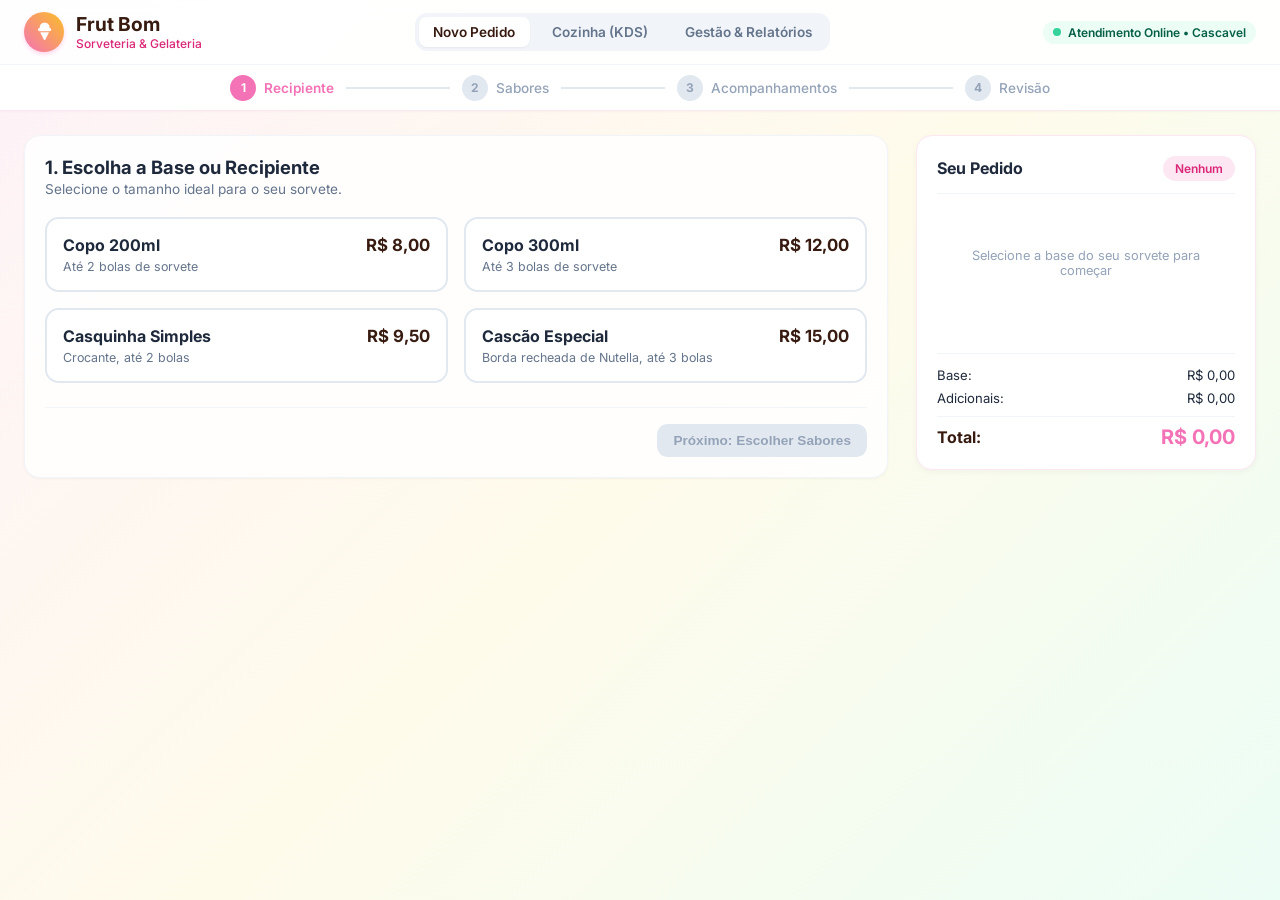
<file: index.html>
<!DOCTYPE html>
<html lang="pt-BR">
<head>
    <meta charset="UTF-8">
    <meta name="viewport" content="width=device-width, initial-scale=1.0">
    <title>Frut Bom - Sistema de Pedidos</title>
    <link rel="stylesheet" href="https://cdnjs.cloudflare.com/ajax/libs/font-awesome/6.4.0/css/all.min.css">
    <link rel="stylesheet" href="./styles.css">
</head>
<body>

    <header class="topbar">
        <div class="topbar-container">
            <div class="brand-group">
                <div class="brand-logo">
                    <i class="fa-solid fa-ice-cream"></i>
                </div>
                <div>
                    <h1 class="brand-title">Frut Bom</h1>
                    <p class="brand-subtitle">Sorveteria & Gelateria</p>
                </div>
            </div>

            <nav class="nav-links">
                <a href="index.html" class="nav-link active">Novo Pedido</a>
                <a href="cozinha.html" class="nav-link">Cozinha (KDS)</a>
                <a href="gestao.html" class="nav-link">Gestão & Relatórios</a>
            </nav>

            <div class="status-badge">
                <span class="status-dot"></span>
                <span>Atendimento Online • Cascavel</span>
            </div>
        </div>

        <!-- Barra de Progresso -->
        <div class="steps-bar">
            <div class="steps-track">
                <div id="step-indicator-1" class="step-indicator active">
                    <span class="step-circle">1</span>
                    <span class="step-text">Recipiente</span>
                </div>
                <div class="step-line"></div>

                <div id="step-indicator-2" class="step-indicator">
                    <span class="step-circle">2</span>
                    <span class="step-text">Sabores</span>
                </div>
                <div class="step-line"></div>

                <div id="step-indicator-3" class="step-indicator">
                    <span class="step-circle">3</span>
                    <span class="step-text">Acompanhamentos</span>
                </div>
                <div class="step-line"></div>

                <div id="step-indicator-4" class="step-indicator">
                    <span class="step-circle">4</span>
                    <span class="step-text">Revisão</span>
                </div>
            </div>
        </div>
    </header>

    <main class="main-wrapper">
        <div class="order-layout">

            <!-- Coluna Esquerda: Etapas -->
            <div class="panel-card">

                <!-- ETAPA 1: Recipiente -->
                <section id="step-1" class="step-content">
                    <div class="step-header">
                        <div>
                            <h2 class="step-title">1. Escolha a Base ou Recipiente</h2>
                            <p class="step-subtitle">Selecione o tamanho ideal para o seu sorvete.</p>
                        </div>
                    </div>

                    <div class="container-grid">
                        <div onclick="selectContainer('Copo 200ml', 8.00, 2, this)" class="container-option">
                            <div>
                                <div class="container-name">Copo 200ml</div>
                                <div class="container-info">Até 2 bolas de sorvete</div>
                            </div>
                            <span class="container-price">R$ 8,00</span>
                        </div>

                        <div onclick="selectContainer('Copo 300ml', 12.00, 3, this)" class="container-option">
                            <div>
                                <div class="container-name">Copo 300ml</div>
                                <div class="container-info">Até 3 bolas de sorvete</div>
                            </div>
                            <span class="container-price">R$ 12,00</span>
                        </div>

                        <div onclick="selectContainer('Casquinha Simples', 9.50, 2, this)" class="container-option">
                            <div>
                                <div class="container-name">Casquinha Simples</div>
                                <div class="container-info">Crocante, até 2 bolas</div>
                            </div>
                            <span class="container-price">R$ 9,50</span>
                        </div>

                        <div onclick="selectContainer('Cascão Especial', 15.00, 3, this)" class="container-option">
                            <div>
                                <div class="container-name">Cascão Especial</div>
                                <div class="container-info">Borda recheada de Nutella, até 3 bolas</div>
                            </div>
                            <span class="container-price">R$ 15,00</span>
                        </div>
                    </div>

                    <div class="step-actions end">
                        <button onclick="goToStep(2)" id="btn-step1-next" disabled class="btn btn-primary">
                            Próximo: Escolher Sabores
                        </button>
                    </div>
                </section>

                <!-- ETAPA 2: Sabores -->
                <section id="step-2" class="step-content hidden">
                    <div class="step-header">
                        <div>
                            <h2 class="step-title">2. Selecione os Sabores</h2>
                            <p class="step-subtitle">Você pode escolher até <strong id="max-flavors-count">2</strong> bola(s).</p>
                        </div>
                        <span id="flavor-counter" class="counter-pill">0 de 2 selecionados</span>
                    </div>

                    <!-- Renderizado dinamicamente a partir do catálogo -->
                    <div class="flavors-grid" id="flavors-container"></div>

                    <div class="step-actions">
                        <button onclick="goToStep(1)" class="btn btn-outline">Voltar</button>
                        <button onclick="goToStep(3)" id="btn-step2-next" disabled class="btn btn-primary">
                            Próximo: Adicionais
                        </button>
                    </div>
                </section>

                <!-- ETAPA 3: Acompanhamentos -->
                <section id="step-3" class="step-content hidden">
                    <div class="step-header">
                        <div>
                            <h2 class="step-title">3. Caldas e Acompanhamentos</h2>
                            <p class="step-subtitle">Dê o toque final ao seu sorvete Frut Bom.</p>
                        </div>
                    </div>

                    <div class="group-label">Caldas</div>
                    <div class="toppings-grid">
                        <label class="topping-option">
                            <span class="topping-left">
                                <input type="checkbox" onchange="toggleTopping('Calda de Chocolate', 0.00, this)">
                                <span>Calda de Chocolate</span>
                            </span>
                            <span class="topping-price free">Grátis</span>
                        </label>

                        <label class="topping-option">
                            <span class="topping-left">
                                <input type="checkbox" onchange="toggleTopping('Calda de Morango', 0.00, this)">
                                <span>Calda de Morango</span>
                            </span>
                            <span class="topping-price free">Grátis</span>
                        </label>

                        <label class="topping-option">
                            <span class="topping-left">
                                <input type="checkbox" onchange="toggleTopping('Caramelo Salgado', 1.50, this)">
                                <span>Caramelo Salgado</span>
                            </span>
                            <span class="topping-price">+R$ 1,50</span>
                        </label>
                    </div>

                    <div class="group-label">Toppings Crocantes</div>
                    <div class="toppings-grid">
                        <label class="topping-option">
                            <span class="topping-left">
                                <input type="checkbox" onchange="toggleTopping('Granulado Premium', 1.00, this)">
                                <span>Granulado Premium</span>
                            </span>
                            <span class="topping-price">+R$ 1,00</span>
                        </label>

                        <label class="topping-option">
                            <span class="topping-left">
                                <input type="checkbox" onchange="toggleTopping('Castanha Triturada', 2.00, this)">
                                <span>Castanha Triturada</span>
                            </span>
                            <span class="topping-price">+R$ 2,00</span>
                        </label>

                        <label class="topping-option">
                            <span class="topping-left">
                                <input type="checkbox" onchange="toggleTopping('Confetes de Chocolate', 1.50, this)">
                                <span>Confetes de Chocolate</span>
                            </span>
                            <span class="topping-price">+R$ 1,50</span>
                        </label>

                        <label class="topping-option">
                            <span class="topping-left">
                                <input type="checkbox" onchange="toggleTopping('Chantilly Fresco', 2.50, this)">
                                <span>Chantilly Fresco</span>
                            </span>
                            <span class="topping-price">+R$ 2,50</span>
                        </label>
                    </div>

                    <div class="step-actions">
                        <button onclick="goToStep(2)" class="btn btn-outline">Voltar</button>
                        <button onclick="goToStep(4)" class="btn btn-primary">Revisar Pedido</button>
                    </div>
                </section>

                <!-- ETAPA 4: Identificação e Revisão -->
                <section id="step-4" class="step-content hidden">
                    <div class="step-header">
                        <div>
                            <h2 class="step-title">4. Identificação e Finalização</h2>
                            <p class="step-subtitle">Identifique o cliente para chamar pelo nome no balcão.</p>
                        </div>
                    </div>

                    <div class="review-box">
                        <div class="form-group">
                            <label class="form-label">Nome do Cliente *</label>
                            <input type="text" id="customer-name" class="form-control" placeholder="Ex: Maria Oliveira">
                        </div>

                        <div class="form-row-2">
                            <div class="form-group" style="margin-bottom:0;">
                                <label class="form-label">WhatsApp / Telefone (Opcional)</label>
                                <input type="tel" id="customer-phone" class="form-control" placeholder="(85) 99999-9999">
                            </div>

                            <div class="form-group" style="margin-bottom:0;">
                                <label class="form-label">Forma de Pagamento</label>
                                <select id="payment-method" class="form-control">
                                    <option value="Pix">Pix (QR Code no Balcão)</option>
                                    <option value="Cartão Débito / Crédito">Cartão Débito / Crédito</option>
                                    <option value="Dinheiro">Dinheiro em Espécie</option>
                                </select>
                            </div>
                        </div>
                    </div>

                    <div class="summary-alert">
                        <strong>Resumo do Pedido</strong>
                        <div id="final-summary-details"></div>
                    </div>

                    <div class="step-actions">
                        <button onclick="goToStep(3)" class="btn btn-outline">Voltar</button>
                        <button onclick="submitOrder()" class="btn btn-mint">Confirmar e Enviar Pedido</button>
                    </div>
                </section>

                <!-- TELA DE CONFIRMAÇÃO -->
                <section id="step-success" class="success-box hidden">
                    <span class="success-badge">Pedido #<span id="order-id">105</span> Enviado</span>
                    <h2 class="page-title">Pedido na Fila da Cozinha</h2>
                    <p class="page-desc" style="max-width:420px; margin:0.4rem auto;">
                        Obrigado, <strong id="success-customer-name">Cliente</strong>. Seu pedido já foi encaminhado ao painel de preparo.
                    </p>

                    <div class="success-status-card">
                        <div class="status-row">
                            <span>Status:</span>
                            <strong style="color:#D97706;">Recebido na Cozinha</strong>
                        </div>
                        <div class="status-row">
                            <span>Tempo Médio:</span>
                            <strong>Aprox. 4 minutos</strong>
                        </div>
                    </div>

                    <div style="display:flex; gap:0.75rem; justify-content:center; margin-top:1.25rem;">
                        <button onclick="resetForm()" class="btn btn-choco">Fazer Novo Pedido</button>
                        <a href="cozinha.html" class="btn btn-outline" style="text-decoration:none;">Ver na Cozinha</a>
                    </div>
                </section>

            </div>

            <!-- Coluna Direita: Resumo Lateral -->
            <aside class="summary-sticky">
                <div class="summary-header">
                    <h3 class="section-title" style="margin:0;">Seu Pedido</h3>
                    <span class="counter-pill" id="summary-container-name">Nenhum</span>
                </div>

                <div class="summary-body" id="summary-items-container">
                    <div class="summary-empty">Selecione a base do seu sorvete para começar</div>
                </div>

                <div class="summary-totals">
                    <div class="status-row">
                        <span>Base:</span>
                        <span id="price-base">R$ 0,00</span>
                    </div>
                    <div class="status-row">
                        <span>Adicionais:</span>
                        <span id="price-toppings">R$ 0,00</span>
                    </div>
                    <div class="summary-grand-total">
                        <span>Total:</span>
                        <span id="price-total">R$ 0,00</span>
                    </div>
                </div>
            </aside>

        </div>
    </main>

    <script src="./main.js"></script>
</body>
</html>
</file>
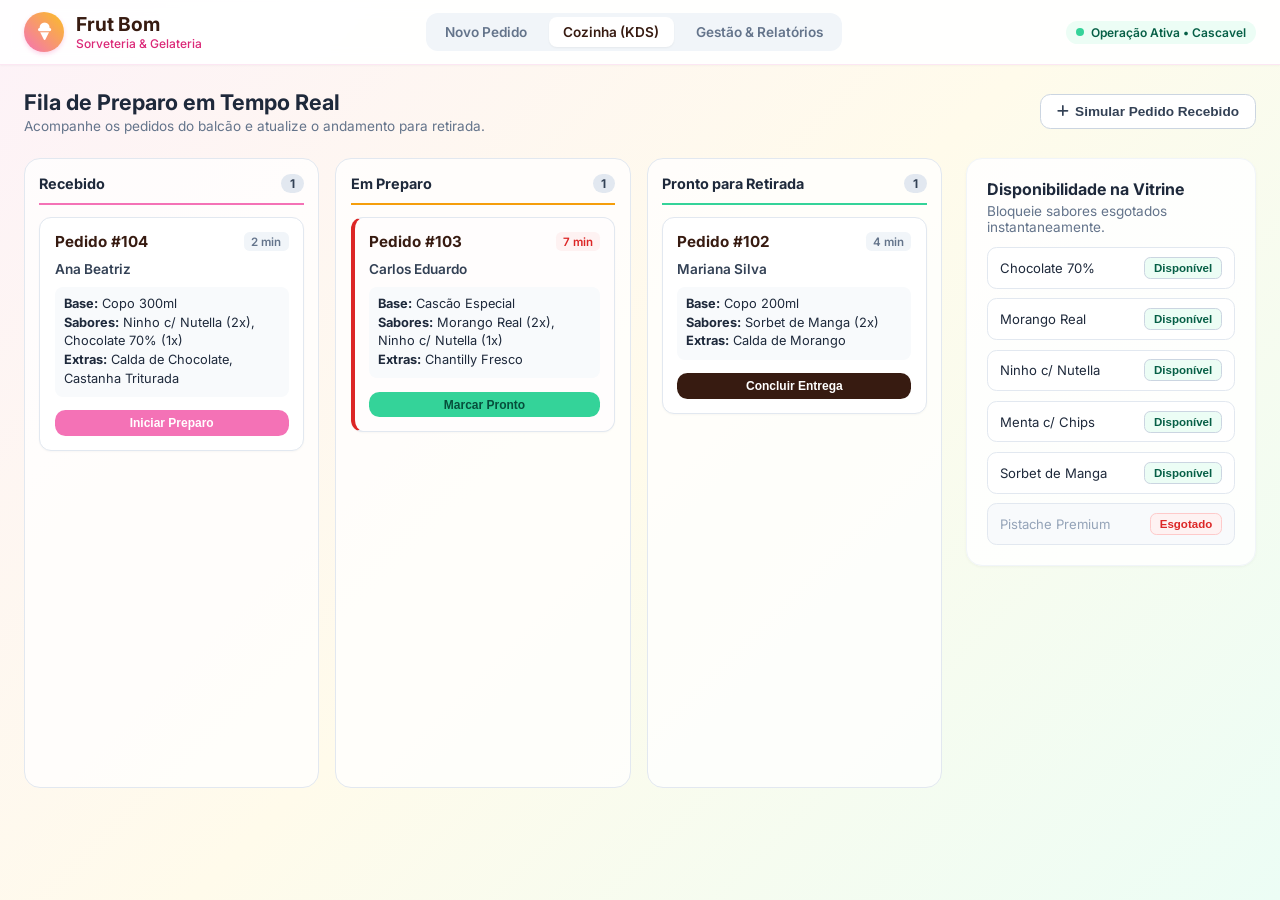
<file: cozinha.html>
<!DOCTYPE html>
<html lang="pt-BR">
<head>
    <meta charset="UTF-8">
    <meta name="viewport" content="width=device-width, initial-scale=1.0">
    <title>Frut Bom - Painel da Cozinha (KDS)</title>
    <link rel="stylesheet" href="https://cdnjs.cloudflare.com/ajax/libs/font-awesome/6.4.0/css/all.min.css">
    <link rel="stylesheet" href="./styles.css">
</head>
<body>

    <header class="topbar">
        <div class="topbar-container">
            <div class="brand-group">
                <div class="brand-logo">
                    <i class="fa-solid fa-ice-cream"></i>
                </div>
                <div>
                    <h1 class="brand-title">Frut Bom</h1>
                    <p class="brand-subtitle">Sorveteria & Gelateria</p>
                </div>
            </div>

            <nav class="nav-links">
                <a href="index.html" class="nav-link">Novo Pedido</a>
                <a href="cozinha.html" class="nav-link active">Cozinha (KDS)</a>
                <a href="gestao.html" class="nav-link">Gestão & Relatórios</a>
            </nav>

            <div class="status-badge">
                <span class="status-dot"></span>
                <span>Operação Ativa • Cascavel</span>
            </div>
        </div>
    </header>

    <main class="main-wrapper">
        <div class="page-header">
            <div>
                <h2 class="page-title">Fila de Preparo em Tempo Real</h2>
                <p class="page-desc">Acompanhe os pedidos do balcão e atualize o andamento para retirada.</p>
            </div>
            <button class="btn btn-outline" onclick="simulateNewOrder()">
                <i class="fa-solid fa-plus"></i> Simular Pedido Recebido
            </button>
        </div>

        <div class="kds-layout">
            <!-- Quadro Kanban -->
            <div class="kanban-board">
                <!-- Coluna 1: Recebido -->
                <section class="kanban-col col-recebido">
                    <div class="kanban-col-header">
                        <span class="kanban-col-title">Recebido</span>
                        <span class="col-count" id="count-recebido">0</span>
                    </div>
                    <div id="list-recebido" class="flex-col" style="display:flex; flex-direction:column; gap:0.75rem;"></div>
                </section>

                <!-- Coluna 2: Em Preparo -->
                <section class="kanban-col col-preparo">
                    <div class="kanban-col-header">
                        <span class="kanban-col-title">Em Preparo</span>
                        <span class="col-count" id="count-preparo">0</span>
                    </div>
                    <div id="list-preparo" style="display:flex; flex-direction:column; gap:0.75rem;"></div>
                </section>

                <!-- Coluna 3: Pronto -->
                <section class="kanban-col col-pronto">
                    <div class="kanban-col-header">
                        <span class="kanban-col-title">Pronto para Retirada</span>
                        <span class="col-count" id="count-pronto">0</span>
                    </div>
                    <div id="list-pronto" style="display:flex; flex-direction:column; gap:0.75rem;"></div>
                </section>
            </div>

            <!-- Barra Lateral: Disponibilidade Rápida -->
            <aside class="panel-card">
                <h3 class="section-title" style="margin-bottom:0.25rem;">Disponibilidade na Vitrine</h3>
                <p class="page-desc">Bloqueie sabores esgotados instantaneamente.</p>
                <div class="stock-list" id="quick-stock-list">
                    <!-- Preenchido via JS -->
                </div>
            </aside>
        </div>
    </main>

    <script src="./cozinha.js"></script>
</body>
</html>
</file>
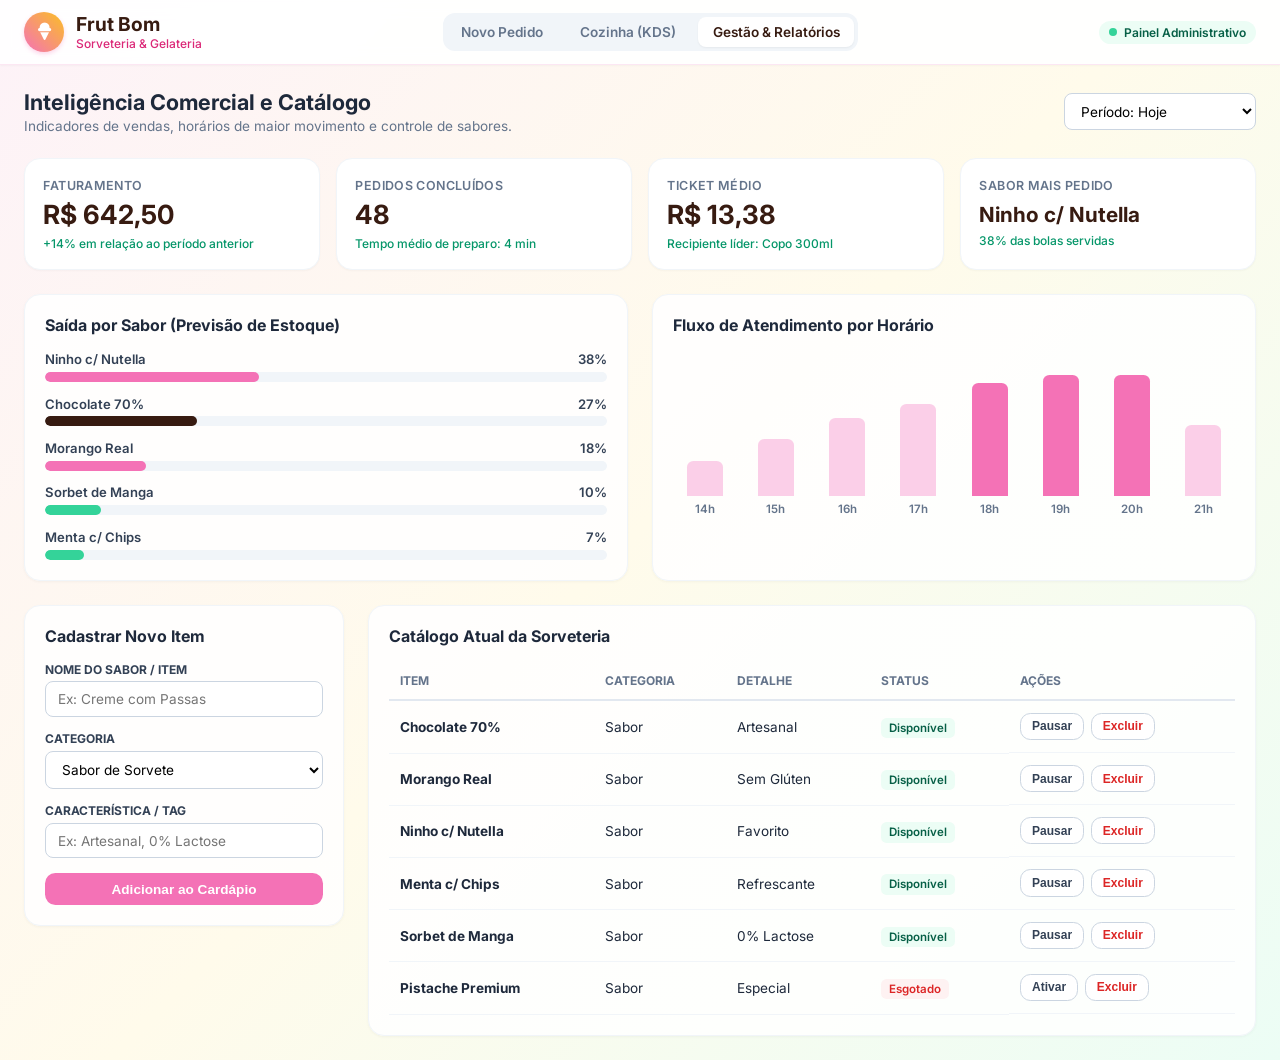
<file: gestao.html>
<!DOCTYPE html>
<html lang="pt-BR">
<head>
    <meta charset="UTF-8">
    <meta name="viewport" content="width=device-width, initial-scale=1.0">
    <title>Frut Bom - Gestão e Analytics</title>
    <link rel="stylesheet" href="https://cdnjs.cloudflare.com/ajax/libs/font-awesome/6.4.0/css/all.min.css">
    <link rel="stylesheet" href="./styles.css">
</head>
<body>

    <header class="topbar">
        <div class="topbar-container">
            <div class="brand-group">
                <div class="brand-logo">
                    <i class="fa-solid fa-ice-cream"></i>
                </div>
                <div>
                    <h1 class="brand-title">Frut Bom</h1>
                    <p class="brand-subtitle">Sorveteria & Gelateria</p>
                </div>
            </div>

            <nav class="nav-links">
                <a href="index.html" class="nav-link">Novo Pedido</a>
                <a href="cozinha.html" class="nav-link">Cozinha (KDS)</a>
                <a href="gestao.html" class="nav-link active">Gestão & Relatórios</a>
            </nav>

            <div class="status-badge">
                <span class="status-dot"></span>
                <span>Painel Administrativo</span>
            </div>
        </div>
    </header>

    <main class="main-wrapper">
        <div class="page-header">
            <div>
                <h2 class="page-title">Inteligência Comercial e Catálogo</h2>
                <p class="page-desc">Indicadores de vendas, horários de maior movimento e controle de sabores.</p>
            </div>
            <div>
                <select id="period-filter" class="form-control" onchange="updateAnalyticsPeriod()">
                    <option value="hoje">Período: Hoje</option>
                    <option value="semana">Período: Últimos 7 dias</option>
                    <option value="mes">Período: Mês Atual</option>
                </select>
            </div>
        </div>

        <!-- Indicadores Principais (KPIs) -->
        <section class="kpi-grid">
            <div class="kpi-card">
                <div class="kpi-label">Faturamento</div>
                <div class="kpi-value" id="kpi-revenue">R$ 642,50</div>
                <div class="kpi-sub">+14% em relação ao período anterior</div>
            </div>
            <div class="kpi-card">
                <div class="kpi-label">Pedidos Concluídos</div>
                <div class="kpi-value" id="kpi-orders">48</div>
                <div class="kpi-sub">Tempo médio de preparo: 4 min</div>
            </div>
            <div class="kpi-card">
                <div class="kpi-label">Ticket Médio</div>
                <div class="kpi-value" id="kpi-ticket">R$ 13,38</div>
                <div class="kpi-sub">Recipiente líder: Copo 300ml</div>
            </div>
            <div class="kpi-card">
                <div class="kpi-label">Sabor Mais Pedido</div>
                <div class="kpi-value" id="kpi-top-flavor" style="font-size:1.3rem; padding-top:0.25rem;">Ninho c/ Nutella</div>
                <div class="kpi-sub">38% das bolas servidas</div>
            </div>
        </section>

        <!-- Gráficos Analíticos (RF05) -->
        <section class="analytics-grid">
            <!-- Ranking de Sabores -->
            <div class="panel-card">
                <h3 class="section-title">Saída por Sabor (Previsão de Estoque)</h3>
                <div class="bar-chart" id="flavors-chart">
                    <!-- Preenchido via JS -->
                </div>
            </div>

            <!-- Horários de Pico -->
            <div class="panel-card">
                <h3 class="section-title">Fluxo de Atendimento por Horário</h3>
                <div class="hours-chart" id="hours-chart">
                    <!-- Preenchido via JS -->
                </div>
            </div>
        </section>

        <!-- Gestão de Produtos e Sabores (RF01) -->
        <section class="catalog-grid">
            <div class="panel-card">
                <h3 class="section-title">Cadastrar Novo Item</h3>
                <form id="product-form" onsubmit="addProduct(event)">
                    <div class="form-group">
                        <label class="form-label">Nome do Sabor / Item</label>
                        <input type="text" id="prod-name" class="form-control" placeholder="Ex: Creme com Passas" required>
                    </div>
                    <div class="form-group">
                        <label class="form-label">Categoria</label>
                        <select id="prod-category" class="form-control">
                            <option value="Sabor">Sabor de Sorvete</option>
                            <option value="Calda">Calda</option>
                            <option value="Topping">Topping Crocante</option>
                        </select>
                    </div>
                    <div class="form-group">
                        <label class="form-label">Característica / Tag</label>
                        <input type="text" id="prod-tag" class="form-control" placeholder="Ex: Artesanal, 0% Lactose" required>
                    </div>
                    <button type="submit" class="btn btn-primary" style="width:100%;">
                        Adicionar ao Cardápio
                    </button>
                </form>
            </div>

            <div class="panel-card">
                <h3 class="section-title">Catálogo Atual da Sorveteria</h3>
                <div style="overflow-x:auto;">
                    <table class="data-table">
                        <thead>
                            <tr>
                                <th>Item</th>
                                <th>Categoria</th>
                                <th>Detalhe</th>
                                <th>Status</th>
                                <th>Ações</th>
                            </tr>
                        </thead>
                        <tbody id="catalog-table-body">
                        </tbody>
                    </table>
                </div>
            </div>
        </section>
    </main>

    <script src="./gestao.js"></script>
</body>
</html>
</file>
<file: styles.css>
/* styles.css */
@import url('https://fonts.googleapis.com/css2?family=Inter:wght@400;500;600;700&display=swap');

:root {
    --brand-pink: #F472B6;
    --brand-pink-hover: #DB2777;
    --brand-light-pink: #FDF2F8;
    --brand-mint: #34D399;
    --brand-light-mint: #ECFDF5;
    --brand-cream: #FFFBEB;
    --brand-choco: #371B11;
    --brand-choco-light: #522E21;
    --slate-50: #F8FAFC;
    --slate-100: #F1F5F9;
    --slate-200: #E2E8F0;
    --slate-300: #CBD5E1;
    --slate-400: #94A3B8;
    --slate-500: #64748B;
    --slate-700: #334155;
    --slate-800: #1E293B;
    --white: #FFFFFF;
    --amber-50: #FFFBEB;
    --amber-100: #FEF3C7;
    --amber-600: #D97706;
    --red-50: #FEF2F2;
    --red-600: #DC2626;
}

* {
    box-sizing: border-box;
    margin: 0;
    padding: 0;
}

body {
    font-family: 'Inter', sans-serif;
    color: var(--slate-800);
    background: linear-gradient(135deg, #FDF2F8 0%, #FFFBEB 50%, #ECFDF5 100%);
    min-height: 100vh;
}

/* Scrollbar */
::-webkit-scrollbar {
    width: 6px;
    height: 6px;
}
::-webkit-scrollbar-track {
    background: var(--slate-100);
}
::-webkit-scrollbar-thumb {
    background: var(--slate-300);
    border-radius: 4px;
}

/* Header & Navegação */
.topbar {
    background: rgba(255, 255, 255, 0.92);
    backdrop-filter: blur(8px);
    border-bottom: 1px solid #FCE7F3;
    position: sticky;
    top: 0;
    z-index: 40;
    box-shadow: 0 1px 2px rgba(0, 0, 0, 0.03);
}

.topbar-container {
    max-width: 1280px;
    margin: 0 auto;
    padding: 0.75rem 1.5rem;
    display: flex;
    align-items: center;
    justify-content: space-between;
    flex-wrap: wrap;
    gap: 1rem;
}

.brand-group {
    display: flex;
    align-items: center;
    gap: 0.75rem;
}

.brand-logo {
    width: 40px;
    height: 40px;
    border-radius: 50%;
    background: linear-gradient(45deg, var(--brand-pink), #FBBF24);
    display: flex;
    align-items: center;
    justify-content: center;
    color: var(--white);
    font-weight: 700;
    font-size: 1.1rem;
    box-shadow: 0 2px 4px rgba(244, 114, 182, 0.3);
}

.brand-title {
    font-size: 1.2rem;
    font-weight: 700;
    color: var(--brand-choco);
    line-height: 1.2;
}

.brand-subtitle {
    font-size: 0.75rem;
    color: var(--brand-pink-hover);
    font-weight: 500;
}

.nav-links {
    display: flex;
    gap: 0.5rem;
    background: var(--slate-100);
    padding: 0.25rem;
    border-radius: 0.75rem;
}

.nav-link {
    text-decoration: none;
    font-size: 0.85rem;
    font-weight: 600;
    color: var(--slate-500);
    padding: 0.45rem 0.9rem;
    border-radius: 0.5rem;
    transition: background-color 0.2s, color 0.2s;
}

.nav-link:hover {
    color: var(--slate-800);
}

.nav-link.active {
    background: var(--white);
    color: var(--brand-choco);
    box-shadow: 0 1px 2px rgba(0, 0, 0, 0.05);
}

.status-badge {
    display: inline-flex;
    align-items: center;
    gap: 0.4rem;
    padding: 0.25rem 0.65rem;
    border-radius: 999px;
    font-size: 0.75rem;
    font-weight: 600;
    background: var(--brand-light-mint);
    color: #065F46;
}

.status-dot {
    width: 8px;
    height: 8px;
    border-radius: 50%;
    background: var(--brand-mint);
}

/* Layout Principal */
.main-wrapper {
    max-width: 1280px;
    margin: 0 auto;
    padding: 1.5rem;
}

.page-header {
    display: flex;
    justify-content: space-between;
    align-items: center;
    flex-wrap: wrap;
    gap: 1rem;
    margin-bottom: 1.5rem;
}

.page-title {
    font-size: 1.35rem;
    font-weight: 700;
    color: var(--slate-800);
}

.page-desc {
    font-size: 0.85rem;
    color: var(--slate-500);
    margin-top: 0.2rem;
}

/* Cards & Superfícies */
.panel-card {
    background: rgba(255, 255, 255, 0.88);
    border: 1px solid var(--slate-100);
    border-radius: 1rem;
    padding: 1.25rem;
    box-shadow: 0 1px 3px rgba(0, 0, 0, 0.04);
}

/* Botões */
.btn {
    display: inline-flex;
    align-items: center;
    justify-content: center;
    gap: 0.4rem;
    padding: 0.55rem 1rem;
    border-radius: 0.65rem;
    font-size: 0.85rem;
    font-weight: 600;
    border: none;
    cursor: pointer;
    transition: background-color 0.2s, opacity 0.2s;
}

.btn-primary {
    background: var(--brand-pink);
    color: var(--white);
}

.btn-primary:hover {
    background: var(--brand-pink-hover);
}

.btn-choco {
    background: var(--brand-choco);
    color: var(--white);
}

.btn-choco:hover {
    background: var(--brand-choco-light);
}

.btn-mint {
    background: var(--brand-mint);
    color: #064E3B;
}

.btn-mint:hover {
    background: #10B981;
    color: var(--white);
}

.btn-outline {
    background: var(--white);
    border: 1px solid var(--slate-300);
    color: var(--slate-700);
}

.btn-outline:hover {
    background: var(--slate-50);
}

.btn-sm {
    padding: 0.35rem 0.7rem;
    font-size: 0.75rem;
}

.kds-layout {
    display: grid;
    grid-template-columns: 1fr 290px;
    gap: 1.5rem;
    align-items: start;
}

.kanban-board {
    display: grid;
    grid-template-columns: repeat(3, 1fr);
    gap: 1rem;
}

.kanban-col {
    background: rgba(255, 255, 255, 0.75);
    border: 1px solid var(--slate-200);
    border-radius: 1rem;
    padding: 0.9rem;
    min-height: 70vh;
    display: flex;
    flex-direction: column;
    gap: 0.75rem;
}

.kanban-col-header {
    display: flex;
    justify-content: space-between;
    align-items: center;
    padding-bottom: 0.6rem;
    border-bottom: 2px solid var(--slate-200);
}

.col-recebido .kanban-col-header { border-color: var(--brand-pink); }
.col-preparo .kanban-col-header { border-color: #F59E0B; }
.col-pronto .kanban-col-header { border-color: var(--brand-mint); }

.kanban-col-title {
    font-size: 0.9rem;
    font-weight: 700;
    color: var(--slate-800);
}

.col-count {
    background: var(--slate-200);
    color: var(--slate-700);
    font-size: 0.75rem;
    font-weight: 700;
    padding: 0.15rem 0.55rem;
    border-radius: 999px;
}

.order-ticket {
    background: var(--white);
    border: 1px solid var(--slate-200);
    border-radius: 0.75rem;
    padding: 0.9rem;
    box-shadow: 0 1px 2px rgba(0, 0, 0, 0.03);
    display: flex;
    flex-direction: column;
    gap: 0.6rem;
}

.order-ticket.delayed {
    border-left: 4px solid var(--red-600);
    background: #FFFDFD;
}

.ticket-top {
    display: flex;
    justify-content: space-between;
    align-items: center;
}

.ticket-id {
    font-weight: 700;
    font-size: 0.95rem;
    color: var(--brand-choco);
}

.ticket-time {
    font-size: 0.72rem;
    font-weight: 600;
    color: var(--slate-500);
    background: var(--slate-100);
    padding: 0.15rem 0.45rem;
    border-radius: 0.35rem;
}

.order-ticket.delayed .ticket-time {
    background: var(--red-50);
    color: var(--red-600);
}

.ticket-customer {
    font-size: 0.85rem;
    font-weight: 600;
    color: var(--slate-700);
}

.ticket-items {
    font-size: 0.8rem;
    color: var(--slate-600);
    background: var(--slate-50);
    padding: 0.55rem;
    border-radius: 0.5rem;
    line-height: 1.45;
}

.ticket-items strong {
    color: var(--slate-800);
}

.ticket-actions {
    display: flex;
    gap: 0.5rem;
    margin-top: 0.25rem;
}

.ticket-actions .btn {
    flex: 1;
}

/* Controle Rápido de Estoque Lateral */
.stock-list {
    display: flex;
    flex-direction: column;
    gap: 0.6rem;
    margin-top: 0.75rem;
}

.stock-item {
    display: flex;
    justify-content: space-between;
    align-items: center;
    padding: 0.55rem 0.75rem;
    background: var(--white);
    border: 1px solid var(--slate-200);
    border-radius: 0.6rem;
    font-size: 0.82rem;
}

.stock-item.out {
    background: var(--slate-50);
    color: var(--slate-400);
}

.toggle-btn {
    padding: 0.25rem 0.55rem;
    font-size: 0.72rem;
    font-weight: 600;
    border-radius: 0.4rem;
    border: 1px solid var(--slate-300);
    background: var(--brand-light-mint);
    color: #065F46;
    cursor: pointer;
}

.stock-item.out .toggle-btn {
    background: var(--red-50);
    color: var(--red-600);
    border-color: #FECACA;
}


.kpi-grid {
    display: grid;
    grid-template-columns: repeat(4, 1fr);
    gap: 1rem;
    margin-bottom: 1.5rem;
}

.kpi-card {
    background: var(--white);
    border: 1px solid var(--slate-100);
    border-radius: 1rem;
    padding: 1.15rem;
    box-shadow: 0 1px 2px rgba(0, 0, 0, 0.03);
}

.kpi-label {
    font-size: 0.78rem;
    font-weight: 600;
    color: var(--slate-500);
    text-transform: uppercase;
    letter-spacing: 0.03em;
}

.kpi-value {
    font-size: 1.65rem;
    font-weight: 700;
    color: var(--brand-choco);
    margin: 0.35rem 0;
}

.kpi-sub {
    font-size: 0.75rem;
    color: #059669;
    font-weight: 500;
}

.analytics-grid {
    display: grid;
    grid-template-columns: 1fr 1fr;
    gap: 1.5rem;
    margin-bottom: 1.5rem;
}

.section-title {
    font-size: 1rem;
    font-weight: 700;
    color: var(--slate-800);
    margin-bottom: 1rem;
}

/* Gráfico de Barras Horizontal Puro */
.bar-chart {
    display: flex;
    flex-direction: column;
    gap: 0.85rem;
}

.bar-row {
    display: flex;
    flex-direction: column;
    gap: 0.3rem;
}

.bar-info {
    display: flex;
    justify-content: space-between;
    font-size: 0.82rem;
    font-weight: 600;
    color: var(--slate-700);
}

.bar-track {
    width: 100%;
    height: 10px;
    background: var(--slate-100);
    border-radius: 999px;
    overflow: hidden;
}

.bar-fill {
    height: 100%;
    background: var(--brand-pink);
    border-radius: 999px;
    transition: width 0.3s ease;
}

.bar-fill.mint { background: var(--brand-mint); }
.bar-fill.choco { background: var(--brand-choco); }

/* Gráfico de Horários de Pico */
.hours-chart {
    display: flex;
    align-items: flex-end;
    justify-content: space-between;
    height: 165px;
    padding-top: 1.5rem;
    gap: 0.5rem;
}

.hour-col {
    flex: 1;
    display: flex;
    flex-direction: column;
    align-items: center;
    height: 100%;
    justify-content: flex-end;
    gap: 0.4rem;
}

.hour-bar {
    width: 100%;
    max-width: 36px;
    background: #FBCFE8;
    border-radius: 0.4rem 0.4rem 0 0;
    transition: height 0.3s ease;
}

.hour-bar.peak {
    background: var(--brand-pink);
}

.hour-label {
    font-size: 0.72rem;
    color: var(--slate-500);
    font-weight: 600;
}

/* Gestão de Catálogo (Tabela e Formulário) */
.catalog-grid {
    display: grid;
    grid-template-columns: 320px 1fr;
    gap: 1.5rem;
    align-items: start;
}

.form-group {
    margin-bottom: 0.9rem;
}

.form-label {
    display: block;
    font-size: 0.75rem;
    font-weight: 700;
    text-transform: uppercase;
    color: var(--slate-700);
    margin-bottom: 0.3rem;
}

.form-control {
    width: 100%;
    padding: 0.55rem 0.75rem;
    border: 1px solid var(--slate-300);
    border-radius: 0.5rem;
    font-size: 0.85rem;
    font-family: inherit;
    background: var(--white);
}

.form-control:focus {
    outline: none;
    border-color: var(--brand-pink);
}

.data-table {
    width: 100%;
    border-collapse: collapse;
    font-size: 0.85rem;
}

.data-table th {
    text-align: left;
    padding: 0.7rem;
    border-bottom: 2px solid var(--slate-200);
    color: var(--slate-500);
    font-size: 0.75rem;
    text-transform: uppercase;
}

.data-table td {
    padding: 0.75rem 0.7rem;
    border-bottom: 1px solid var(--slate-100);
}

.badge {
    padding: 0.2rem 0.5rem;
    border-radius: 0.35rem;
    font-size: 0.72rem;
    font-weight: 600;
}

.badge-ok { background: var(--brand-light-mint); color: #065F46; }
.badge-off { background: var(--red-50); color: var(--red-600); }

/* Responsividade */
@media (max-width: 1024px) {
    .kds-layout,
    .analytics-grid,
    .catalog-grid {
        grid-template-columns: 1fr;
    }
    .kanban-board {
        grid-template-columns: 1fr;
    }
    .kanban-col {
        min-height: auto;
    }
    .kpi-grid {
        grid-template-columns: repeat(2, 1fr);
    }
}

@media (max-width: 600px) {
    .kpi-grid {
        grid-template-columns: 1fr;
    }
}

.steps-bar {
    background: var(--white);
    border-top: 1px solid var(--slate-100);
    padding: 0.6rem 1.5rem;
}

.steps-track {
    max-width: 820px;
    margin: 0 auto;
    display: flex;
    align-items: center;
    justify-content: space-between;
}

.step-indicator {
    display: flex;
    align-items: center;
    gap: 0.5rem;
    font-size: 0.85rem;
    font-weight: 500;
    color: var(--slate-400);
}

.step-indicator.active {
    color: var(--brand-pink);
    font-weight: 600;
}

.step-indicator.done {
    color: #059669;
    font-weight: 600;
}

.step-circle {
    width: 26px;
    height: 26px;
    border-radius: 50%;
    background: var(--slate-200);
    color: var(--slate-600);
    display: flex;
    align-items: center;
    justify-content: center;
    font-size: 0.75rem;
    font-weight: 700;
}

.step-indicator.active .step-circle {
    background: var(--brand-pink);
    color: var(--white);
}

.step-indicator.done .step-circle {
    background: var(--brand-mint);
    color: var(--white);
}

.step-line {
    flex: 1;
    height: 2px;
    background: var(--slate-200);
    margin: 0 0.75rem;
}

.order-layout {
    display: grid;
    grid-template-columns: 1fr 340px;
    gap: 1.75rem;
    align-items: start;
}

.hidden {
    display: none !important;
}

.step-header {
    display: flex;
    justify-content: space-between;
    align-items: center;
    flex-wrap: wrap;
    gap: 0.5rem;
    margin-bottom: 1.25rem;
}

.step-title {
    font-size: 1.15rem;
    font-weight: 700;
    color: var(--slate-800);
}

.step-subtitle {
    font-size: 0.85rem;
    color: var(--slate-500);
    margin-top: 0.2rem;
}

/* Cards de Recipiente */
.container-grid {
    display: grid;
    grid-template-columns: repeat(2, 1fr);
    gap: 1rem;
}

.container-option {
    background: var(--white);
    border: 2px solid var(--slate-200);
    border-radius: 0.85rem;
    padding: 1rem;
    cursor: pointer;
    display: flex;
    justify-content: space-between;
    align-items: flex-start;
    transition: border-color 0.2s, background-color 0.2s;
}

.container-option:hover {
    border-color: var(--brand-pink);
}

.container-option.selected {
    border-color: var(--brand-pink);
    background: var(--brand-light-pink);
}

.container-name {
    font-size: 1rem;
    font-weight: 700;
    color: var(--slate-800);
}

.container-info {
    font-size: 0.78rem;
    color: var(--slate-500);
    margin-top: 0.25rem;
}

.container-price {
    font-size: 1.05rem;
    font-weight: 700;
    color: var(--brand-choco);
}

/* Grid de Sabores */
.counter-pill {
    font-size: 0.75rem;
    font-weight: 600;
    padding: 0.3rem 0.75rem;
    border-radius: 999px;
    background: #FCE7F3;
    color: var(--brand-pink-hover);
}

.flavors-grid {
    display: grid;
    grid-template-columns: repeat(3, 1fr);
    gap: 0.85rem;
}

.flavor-card {
    background: var(--white);
    border: 1px solid var(--slate-200);
    border-radius: 0.85rem;
    padding: 0.85rem;
    display: flex;
    flex-direction: column;
    justify-content: space-between;
    gap: 0.75rem;
}

.flavor-card.unavailable {
    background: var(--slate-50);
    opacity: 0.65;
}

.flavor-name {
    font-size: 0.9rem;
    font-weight: 600;
    color: var(--slate-800);
    margin-bottom: 0.3rem;
}

.flavor-tag {
    display: inline-block;
    font-size: 0.68rem;
    font-weight: 600;
    padding: 0.15rem 0.45rem;
    border-radius: 0.35rem;
    background: var(--slate-100);
    color: var(--slate-700);
}

.flavor-controls {
    display: flex;
    justify-content: space-between;
    align-items: center;
    padding-top: 0.6rem;
    border-top: 1px solid var(--slate-100);
}

.qty-group {
    display: flex;
    align-items: center;
    gap: 0.5rem;
}

.qty-btn {
    width: 28px;
    height: 28px;
    border-radius: 50%;
    border: none;
    background: var(--slate-100);
    color: var(--slate-700);
    font-weight: 700;
    cursor: pointer;
}

.qty-btn.add {
    background: var(--brand-pink);
    color: var(--white);
}

.qty-btn:disabled {
    background: var(--slate-200);
    color: var(--slate-400);
    cursor: not-allowed;
}

.qty-value {
    font-size: 0.88rem;
    font-weight: 700;
    min-width: 16px;
    text-align: center;
}

/* Adicionais / Toppings */
.group-label {
    font-size: 0.78rem;
    font-weight: 700;
    text-transform: uppercase;
    letter-spacing: 0.03em;
    color: var(--slate-700);
    margin: 1.25rem 0 0.65rem;
}

.toppings-grid {
    display: grid;
    grid-template-columns: repeat(2, 1fr);
    gap: 0.65rem;
}

.topping-option {
    background: var(--white);
    border: 1px solid var(--slate-200);
    border-radius: 0.75rem;
    padding: 0.75rem;
    display: flex;
    justify-content: space-between;
    align-items: center;
    cursor: pointer;
    font-size: 0.85rem;
}

.topping-option:hover {
    border-color: var(--brand-pink);
}

.topping-left {
    display: flex;
    align-items: center;
    gap: 0.5rem;
    font-weight: 500;
}

.topping-price {
    font-size: 0.78rem;
    font-weight: 600;
    color: var(--slate-500);
}

.topping-price.free {
    color: #059669;
}

/* Revisão e Sucesso */
.review-box {
    background: var(--slate-50);
    border: 1px solid var(--slate-200);
    border-radius: 0.85rem;
    padding: 1rem;
    margin-bottom: 1rem;
}

.form-row-2 {
    display: grid;
    grid-template-columns: 1fr 1fr;
    gap: 0.85rem;
}

.summary-alert {
    background: var(--amber-50);
    border: 1px solid #FDE68A;
    border-radius: 0.85rem;
    padding: 1rem;
    font-size: 0.82rem;
    color: var(--slate-700);
    line-height: 1.6;
}

.step-actions {
    display: flex;
    justify-content: space-between;
    align-items: center;
    margin-top: 1.5rem;
    padding-top: 1rem;
    border-top: 1px solid var(--slate-100);
}

.step-actions.end {
    justify-content: flex-end;
}

.btn:disabled {
    background: var(--slate-200);
    color: var(--slate-400);
    cursor: not-allowed;
}

.success-box {
    text-align: center;
    padding: 2rem 1rem;
}

.success-badge {
    display: inline-block;
    font-size: 0.75rem;
    font-weight: 700;
    text-transform: uppercase;
    padding: 0.3rem 0.75rem;
    border-radius: 999px;
    background: var(--brand-light-mint);
    color: #065F46;
    margin-bottom: 0.75rem;
}

.success-status-card {
    max-width: 280px;
    margin: 1.25rem auto;
    background: var(--slate-50);
    border: 1px solid var(--slate-200);
    border-radius: 0.75rem;
    padding: 0.85rem;
    font-size: 0.82rem;
    display: flex;
    flex-direction: column;
    gap: 0.45rem;
}

.status-row {
    display: flex;
    justify-content: space-between;
}

/* Resumo Lateral Fixo */
.summary-sticky {
    position: sticky;
    top: 6.5rem;
    background: var(--white);
    border: 1px solid #FCE7F3;
    border-radius: 1rem;
    padding: 1.25rem;
    box-shadow: 0 2px 6px rgba(0, 0, 0, 0.04);
}

.summary-header {
    display: flex;
    justify-content: space-between;
    align-items: center;
    padding-bottom: 0.75rem;
    border-bottom: 1px solid var(--slate-100);
    margin-bottom: 0.9rem;
}

.summary-body {
    min-height: 130px;
    display: flex;
    flex-direction: column;
    gap: 0.65rem;
}

.summary-empty {
    text-align: center;
    color: var(--slate-400);
    font-size: 0.8rem;
    padding: 2.5rem 0.5rem;
}

.summary-base-box {
    background: var(--brand-light-pink);
    border: 1px solid #FCE7F3;
    border-radius: 0.55rem;
    padding: 0.6rem;
    font-size: 0.82rem;
    font-weight: 700;
    display: flex;
    justify-content: space-between;
}

.summary-group-title {
    font-size: 0.7rem;
    font-weight: 700;
    text-transform: uppercase;
    color: var(--slate-400);
    margin-bottom: 0.25rem;
}

.summary-line {
    display: flex;
    justify-content: space-between;
    font-size: 0.8rem;
    color: var(--slate-700);
    margin-bottom: 0.2rem;
}

.summary-totals {
    margin-top: 0.9rem;
    padding-top: 0.85rem;
    border-top: 1px solid var(--slate-100);
    display: flex;
    flex-direction: column;
    gap: 0.4rem;
    font-size: 0.82rem;
    color: var(--slate-600);
}

.summary-grand-total {
    display: flex;
    justify-content: space-between;
    align-items: center;
    padding-top: 0.5rem;
    margin-top: 0.25rem;
    border-top: 1px solid var(--slate-100);
    font-size: 1rem;
    font-weight: 700;
    color: var(--brand-choco);
}

.summary-grand-total span:last-child {
    color: var(--brand-pink);
    font-size: 1.25rem;
}

@media (max-width: 1024px) {
    .order-layout {
        grid-template-columns: 1fr;
    }
    .summary-sticky {
        position: static;
    }
}

@media (max-width: 700px) {
    .container-grid,
    .flavors-grid,
    .toppings-grid,
    .form-row-2 {
        grid-template-columns: 1fr;
    }
    .step-text {
        display: none;
    }
}
</file>
